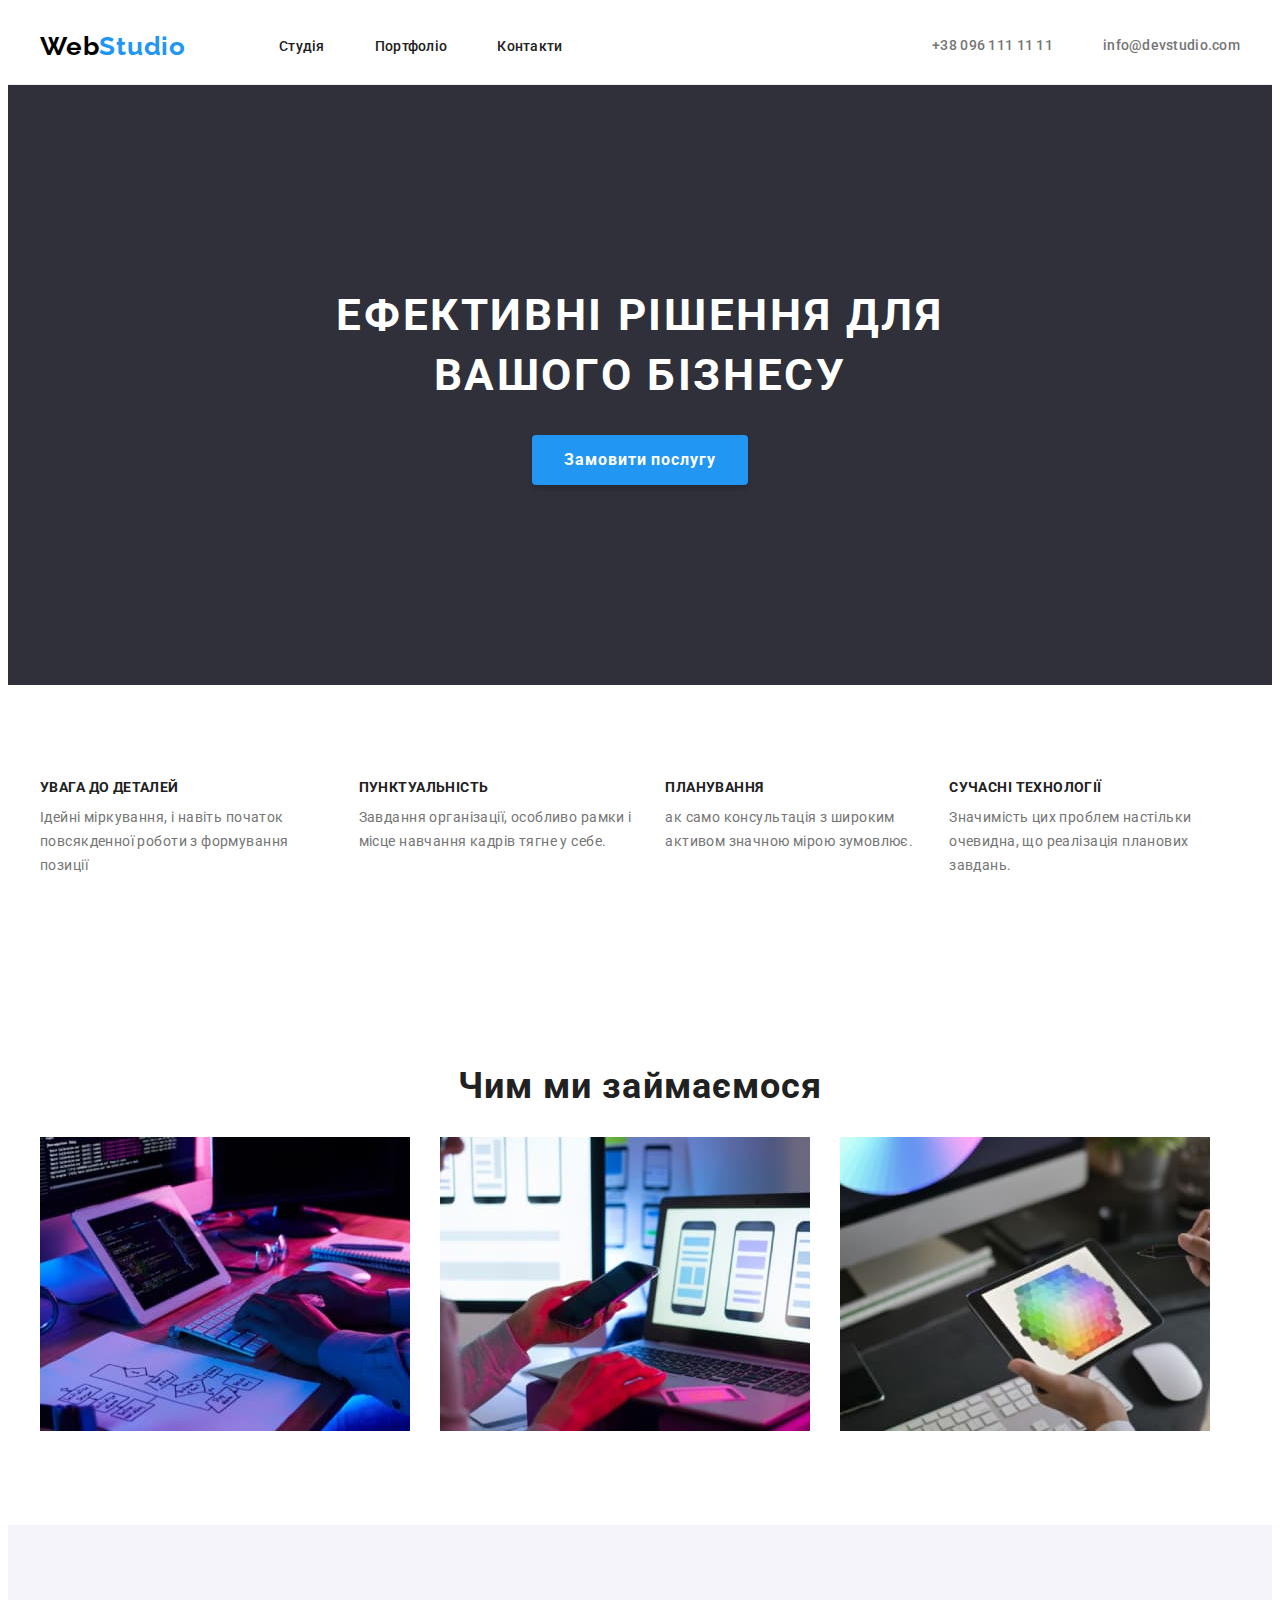
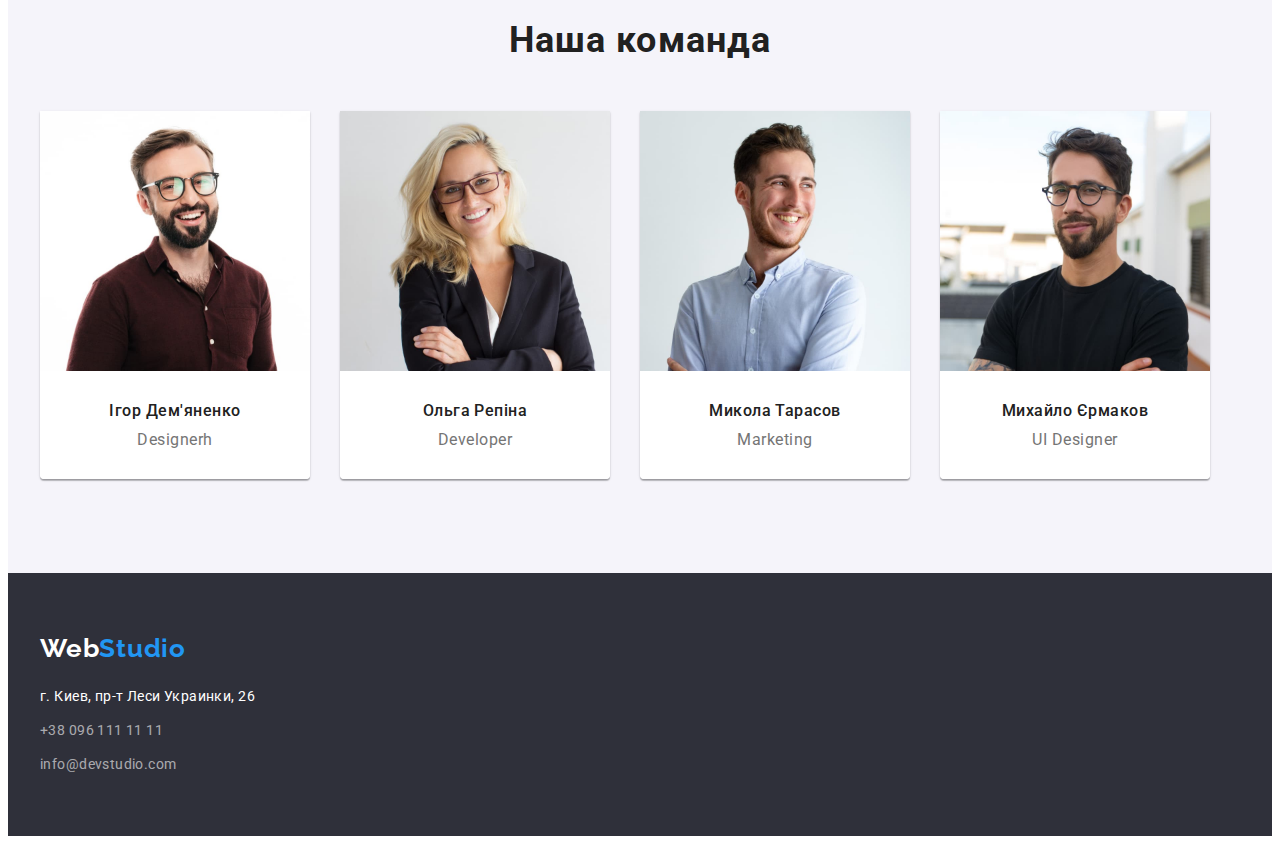
<file: index.html>
<!DOCTYPE html>
<html lang="uk">
  <head>
    <meta charset="UTF-8" />
    <meta http-equiv="X-UA-Compatible" content="IE=edge" />
    <meta name="viewport" content="width=device-width, initial-scale=1.0" />
    <title>webstudio</title>

    <link rel="preconnect" href="https://fonts.googleapis.com" />
    <link rel="preconnect" href="https://fonts.gstatic.com" crossorigin />
    <link
      href="https://fonts.googleapis.com/css2?family=Raleway:wght@700&family=Roboto:wght@400;500;700;900&display=swap"
      rel="stylesheet"
    />
    <link
      rel="stylesheet"
      href="https://cdnjs.cloudflare.com/ajax/libs/modern-normalize/1.1.0/modern-normalize.min.css"
      integrity="sha512-wpPYUAdjBVSE4KJnH1VR1HeZfpl1ub8YT/NKx4PuQ5NmX2tKuGu6U/JRp5y+Y8XG2tV+wKQpNHVUX03MfMFn9Q=="
      crossorigin="anonymous"
      referrerpolicy="no-referrer"
    />
    <link rel="stylesheet" href="./css/style.css" />
  </head>

  <body>
    <!--header-->
    <header class="header">
      <div class="container">
        <nav class="nav">
          <a class="logo" href="./index.html"
            >Web<span class="logo-last-part">Studio</span></a
          >

          <!--navigation to other pages-->
          <ul class="site-nav">
            <li class="site-nav-item">
              <a href="./index.html" class="link current">Студія</a>
            </li>
            <li class="site-nav-item">
              <a href="./portfolio.html" class="link">Портфоліо</a>
            </li>
            <li class="site-nav-item">
              <a href="" class="link">Контакти</a>
            </li>
          </ul>
        </nav>

        <ul class="contacts">
          <li class="contacts-item">
            <a href="tel:+380961111111" class="contacts-link"
              >+38 096 111 11 11</a
            >
          </li>
          <li class="contacts-item">
            <a href="mailto:info@devstudio.com" class="contacts-link"
              >info@devstudio.com</a
            >
          </li>
        </ul>
      </div>
    </header>

    <!--hero-->
    <main class="main">
      <section class="hero">
        <div class="container">
          <h1 class="hero-title">
            ЕФЕКТИВНІ РІШЕННЯ ДЛЯ <br />
            ВАШОГО БІЗНЕСУ
          </h1>
          <button type="button" class="button">Замовити послугу</button>
        </div>
      </section>

      <!--about features-->

      <section class="section feature">
        <div class="container">
          <h2 class="title-none">Прихований заголовок</h2>
          <ul class="feature-section-list">
            <li class="feature-section-block">
              <div class="feature-section-item">
                <h3 class="feature-section-title">УВАГА ДО ДЕТАЛЕЙ</h3>
                <p class="feature-section-text">
                  Ідейні міркування, і навіть початок повсякденної роботи з
                  формування позиції
                </p>
              </div>
            </li>
            <li class="feature-section-block">
              <div class="feature-section-item">
                <h3 class="feature-section-title">ПУНКТУАЛЬНІСТЬ</h3>
                <p class="feature-section-text">
                  Завдання організації, особливо рамки і місце навчання кадрів
                  тягне у себе.
                </p>
              </div>
            </li>
            <li class="feature-section-block">
              <div class="feature-section-item">
                <h3 class="feature-section-title">ПЛАНУВАННЯ</h3>
                <p class="feature-section-text">
                  ак само консультація з широким активом значною мірою зумовлює.
                </p>
              </div>
            </li>
            <li class="feature-section-block">
              <div class="feature-section-item">
                <h3 class="feature-section-title">СУЧАСНІ ТЕХНОЛОГІЇ</h3>
                <p class="feature-section-text">
                  Значимість цих проблем настільки очевидна, що реалізація
                  планових завдань.
                </p>
              </div>
            </li>
          </ul>
        </div>
      </section>

      <!--wtat we do-->
      <section class="section works">
        <div class="container">
          <h2 class="section-title works">Чим ми займаємося</h2>
          <ul class="our-works-list">
            <li class="works-card">
              <img src="./img/laptop.jpg" alt="laptop" width="370" />
            </li>
            <li class="works-card">
              <img src="./img/clonphone.jpg" alt="clonphone" width="370" />
            </li>
            <li class="works-card">
              <img src="./img/colors.jpg" alt="colors" width="370" />
            </li>
          </ul>
        </div>
      </section>

      <!--our team-->
      <section class="section our-team">
        <h2 class="our-team-section-title">Наша команда</h2>
        <div class="container">
          <ul class="our-team-section-list">
            <li class="our-team-section-list-card card">
              <div class="our-team-section-list-item">
                <!-- фото Демяненка -->
                <img
                  class="our-team-section-photo"
                  src="./img/demyanenko.jpg"
                  alt="demyanenko"
                  width="270"
                />

                <div class="our-team-section-list-item-text">
                  <h3 class="our-team-member-name">Ігор Дем'яненко</h3>
                  <p class="our-team-member-position">Designerh</p>
                </div>
              </div>
            </li>

            <li class="our-team-section-list-card card">
              <div class="our-team-section-list-item">
                <!-- фото Репіної-->
                <img
                  class="our-team-section-photo"
                  src="./img/repina.jpg"
                  alt="repina"
                  width="270"
                />
                <div class="our-team-section-list-item-text">
                  <h3 class="our-team-member-name">Ольга Репіна</h3>
                  <p class="our-team-member-position">Developer</p>
                </div>
              </div>
            </li>
            <li class="our-team-section-list-card card">
              <div class="our-team-section-list-item">
                <!-- фото Тарасова-->
                <img
                  class="our-team-section-photo"
                  src="./img/tarasov.jpg"
                  alt="tarasov"
                  width="270"
                />
                <div class="our-team-section-list-item-text">
                  <h3 class="our-team-member-name">Микола Тарасов</h3>
                  <p class="our-team-member-position">Marketing</p>
                </div>
              </div>
            </li>
            <li class="our-team-section-list-card card">
              <div class="our-team-section-list-item">
                <!-- фото Єрмакова-->
                <img
                  class="our-team-section-photo"
                  src="./img/ermakov.jpg"
                  alt="ermakov"
                  width="270"
                />
                <div class="our-team-section-list-item-text">
                  <h3 class="our-team-member-name">Михайло Єрмаков</h3>
                  <p class="our-team-member-position">UI Designer</p>
                </div>
              </div>
            </li>
          </ul>
        </div>
      </section>
    </main>

    <!--footer-->
    <footer class="footer">
      <div class="container">
        <!--logo-->
        <a class="logo bottom" href="./index.html"
          >Web<span class="logo-last-part">Studio</span></a
        >

        <address>
          <ul class="address">
            <li class="address-list-item">
              <a
                href="https://goo.gl/maps/eCUYpjaDpkrnBJZcA"
                target="_blank"
                rel="noopener noreferrer"
                class="adress-location"
                >г. Киев, пр-т Леси Украинки, 26</a
              >
            </li>
            <li class="address-list-item">
              <a href="tel:+380961111111" class="adress-contacts-link"
                >+38 096 111 11 11</a
              >
            </li>
            <li class="address-list-item">
              <a href="mailto:info@devstudio.com" class="adress-contacts-link"
                >info@devstudio.com</a
              >
            </li>
          </ul>
        </address>
      </div>
    </footer>
  </body>
</html>
</file>
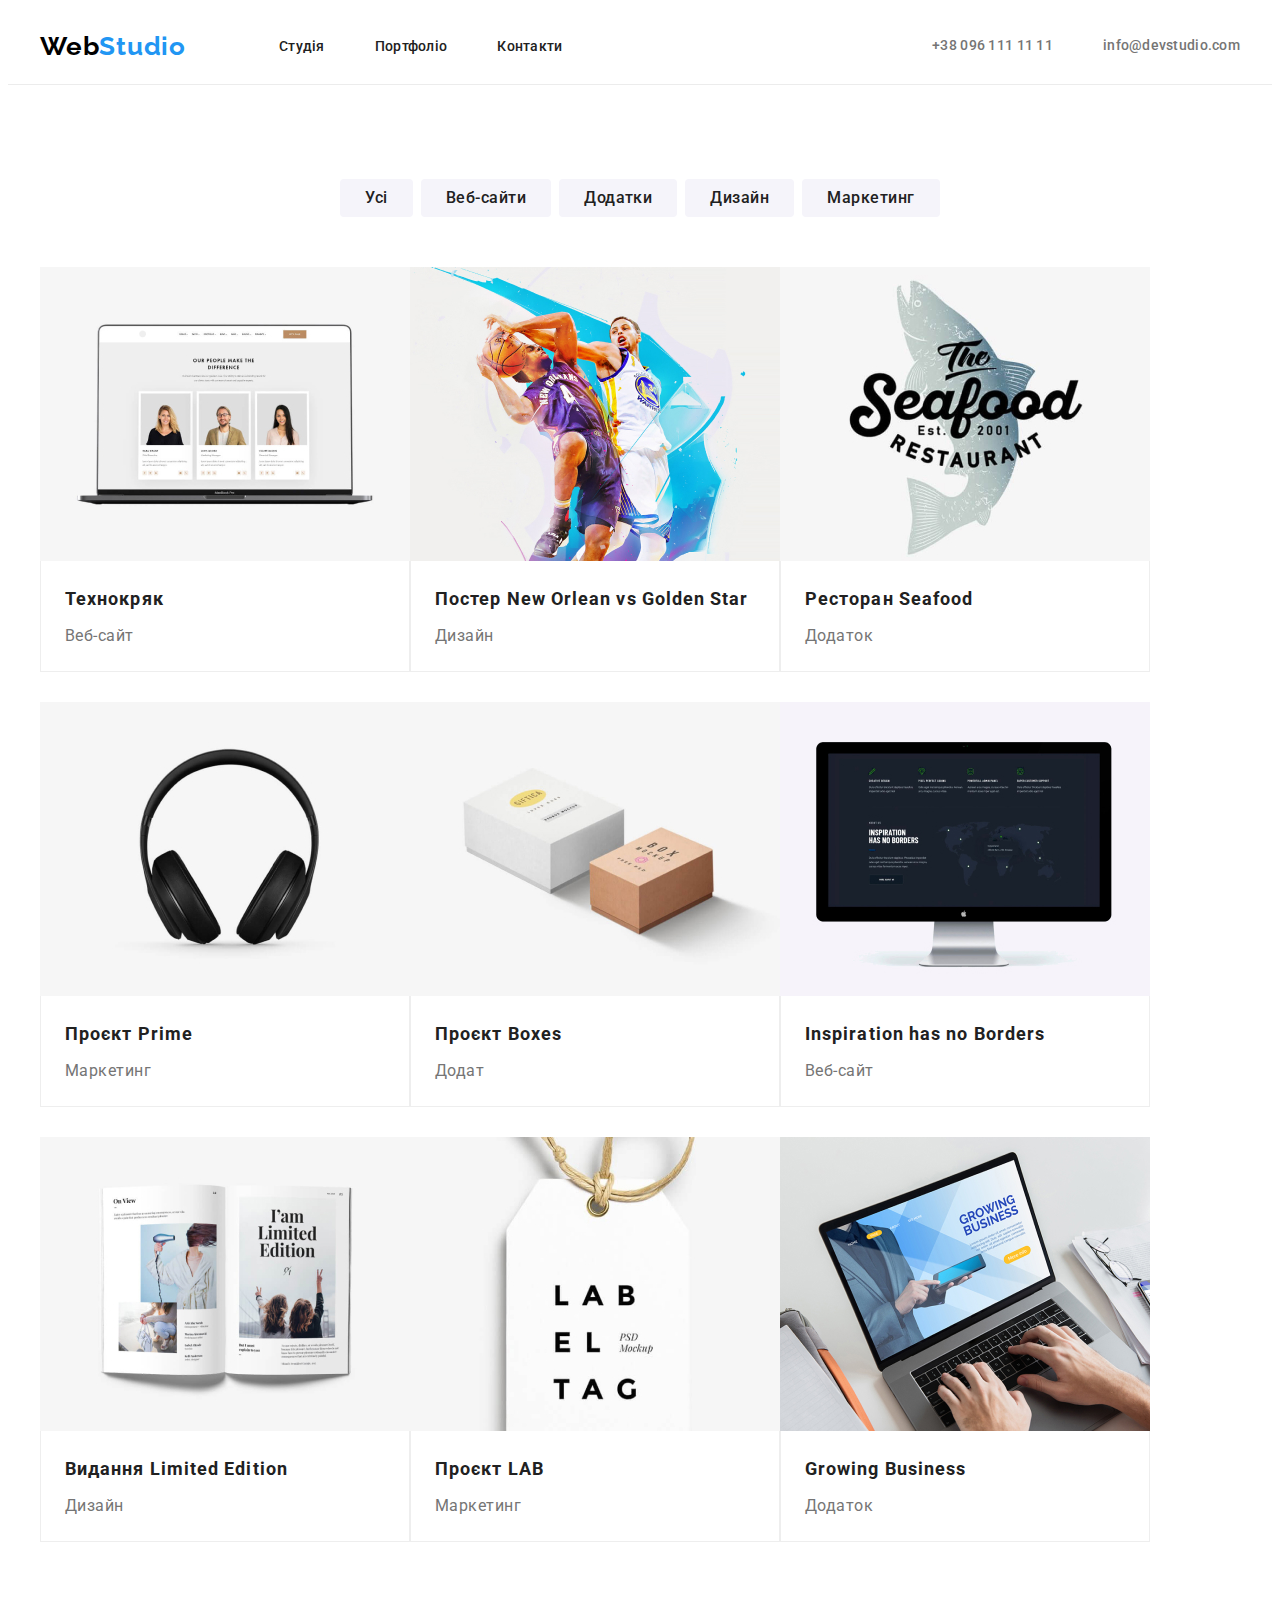
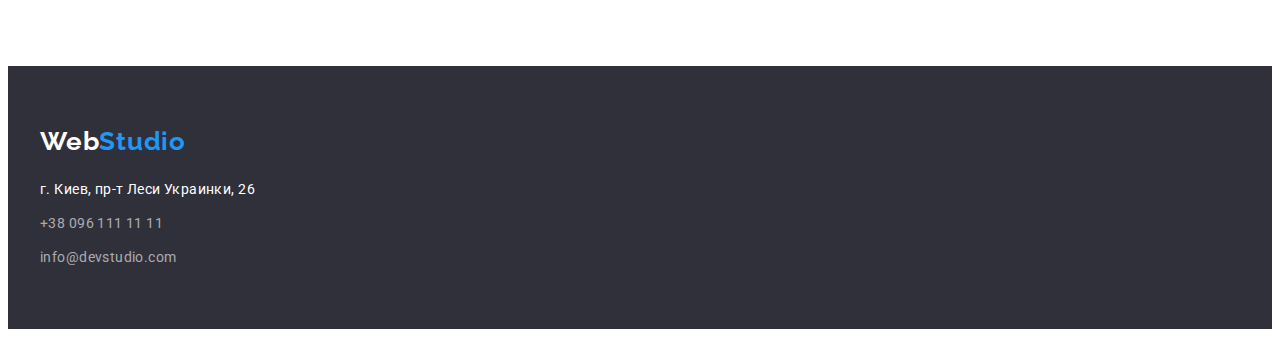
<file: portfolio.html>
<!DOCTYPE html>
<html lang="uk">
  <head>
    <meta charset="UTF-8" />
    <meta http-equiv="X-UA-Compatible" content="IE=edge" />
    <meta name="viewport" content="width=device-width, initial-scale=1.0" />
    <title>webstudio</title>
    <link rel="stylesheet" href="./css/style.css" />
    <link rel="preconnect" href="https://fonts.googleapis.com" />
    <link rel="preconnect" href="https://fonts.gstatic.com" crossorigin />
    <link
      href="https://fonts.googleapis.com/css2?family=Raleway:wght@700&family=Roboto:wght@400;500;700;900&display=swap"
      rel="stylesheet"
    />
  </head>

  <body>
    <!--header-->
    <header class="header">
      <div class="container">
        <nav class="nav">
          <a class="logo" href="./index.html"
            >Web<span class="logo-last-part">Studio</span></a
          >

          <!--navigation to other pages-->
          <ul class="site-nav">
            <li class="site-nav-item">
              <a href="./index.html" class="link current">Студія</a>
            </li>
            <li class="site-nav-item">
              <a href="./portfolio.html" class="link">Портфоліо</a>
            </li>
            <li class="site-nav-item">
              <a href="" class="link">Контакти</a>
            </li>
          </ul>
        </nav>

        <ul class="contacts">
          <li class="contacts-item">
            <a href="tel:+380961111111" class="contacts-link"
              >+38 096 111 11 11</a
            >
          </li>
          <li class="contacts-item">
            <a href="mailto:info@devstudio.com" class="contacts-link"
              >info@devstudio.com</a
            >
          </li>
        </ul>
      </div>
    </header>

    <main>
      <section class="section">
        <div class="container">
          <h1 class="title-none">Прихований заголовок</h1>
          <ul class="our-projects-button-list">
            <li class="our-projects-button-list-item">
              <button type="button" class="button-filter">Усі</button>
            </li>
            <li class="our-projects-button-list-item">
              <button type="button" class="button-filter">Веб-сайти</button>
            </li>
            <li class="our-projects-button-list-item">
              <button type="button" class="button-filter">Додатки</button>
            </li>
            <li class="our-projects-button-list-item">
              <button type="button" class="button-filter">Дизайн</button>
            </li>
            <li class="our-projects-button-list-item">
              <button type="button" class="button-filter">Маркетинг</button>
            </li>
          </ul>
          <ul class="our-projects-list">
            <li class="our-projects-list-item">
              <img src="./img/tekhnokryak.jpg" alt="tehnokryak" width="370" />
              <div class="our-projects-list-item-text">
                <h2 class="project-title">Технокряк</h2>
                <p class="project-type">Веб-сайт</p>
              </div>
            </li>
            <li class="our-projects-list-item">
              <img
                src="./img/poster-new-orlean.jpg"
                alt="poster-new-orlean"
                width="370"
              />
              <div class="our-projects-list-item-text">
                <h2 class="project-title">Постер New Orlean vs Golden Star</h2>
                <p class="project-type">Дизайн</p>
              </div>
            </li>
            <li class="our-projects-list-item">
              <img
                src="./img/restoran-seafood.jpg"
                alt="restoran-seafood"
                width="370"
              />
              <div class="our-projects-list-item-text">
                <h2 class="project-title">Ресторан Seafood</h2>
                <p class="project-type">Додаток</p>
              </div>
            </li>
            <li class="our-projects-list-item">
              <img
                src="./img/project-prime.jpg"
                alt="project-prime"
                width="370"
              />
              <div class="our-projects-list-item-text">
                <h2 class="project-title">Проєкт Prime</h2>
                <p class="project-type">Маркетинг</p>
              </div>
            </li>
            <li class="our-projects-list-item">
              <img
                src="./img/project-boxes.jpg"
                alt="project boxes"
                width="370"
              />
              <div class="our-projects-list-item-text">
                <h2 class="project-title">Проєкт Boxes</h2>
                <p class="project-type">Додат</p>
              </div>
            </li>
            <li class="our-projects-list-item">
              <img
                src="./img/inspiration-has-no-borders.jpg"
                alt="inspiration"
                width="370"
              />
              <div class="our-projects-list-item-text">
                <h2 class="project-title">Inspiration has no Borders</h2>
                <p class="project-type">Веб-сайт</p>
              </div>
            </li>
            <li class="our-projects-list-item">
              <img
                src="./img/limited-edition.jpg"
                alt="limited editions"
                width="370"
              />
              <div class="our-projects-list-item-text">
                <h2 class="project-title">Видання Limited Edition</h2>
                <p class="project-type">Дизайн</p>
              </div>
            </li>
            <li class="our-projects-list-item">
              <img src="./img/lab.jpg" alt="lab" width="370" />
              <div class="our-projects-list-item-text">
                <h2 class="project-title">Проєкт LAB</h2>
                <p class="project-type">Маркетинг</p>
              </div>
            </li>
            <li class="our-projects-list-item">
              <img
                src="./img/growing-business.jpg"
                alt="growing-business"
                width="370"
              />
              <div class="our-projects-list-item-text">
                <h2 class="project-title">Growing Business</h2>
                <p class="project-type">Додаток</p>
              </div>
            </li>
          </ul>
        </div>
      </section>
    </main>

    <!--footer-->
    <footer class="footer">
      <div class="container">
        <!--logo-->
        <a class="logo bottom" href="./index.html"
          >Web<span class="logo-last-part">Studio</span></a
        >

        <address>
          <ul class="address">
            <li class="address-list-item">
              <a
                href="https://goo.gl/maps/eCUYpjaDpkrnBJZcA"
                target="_blank"
                rel="noopener noreferrer"
                class="adress-location"
                >г. Киев, пр-т Леси Украинки, 26</a
              >
            </li>
            <li class="address-list-item">
              <a href="tel:+380961111111" class="adress-contacts-link"
                >+38 096 111 11 11</a
              >
            </li>
            <li class="address-list-item">
              <a href="mailto:info@devstudio.com" class="adress-contacts-link"
                >info@devstudio.com</a
              >
            </li>
          </ul>
        </address>
      </div>
    </footer>
  </body>
</html>
</file>
<file: css/style.css>
/*основний колір тексту #212121 */
/*другорядний колір #757575 */
/* колір лого #000000 #2196F3 */
/* колірховеру #2196F3 */
/* color page background: #F5F5F5; */
/* background: #F5F4FA; фон наша команда */

:root {
  --primary-text-color: #212121;
  --secont-text-color: #757575;
  --primary-bg-color: #FFFFFF;
  --second-bg-color: #2f303a;
  --color-button-accent: #2196F3;
  --color-secondary: #F5F4FA;
  --card-border-color: #eeeeee;
  --color-text-white: #FFFFFF;
}

body {
  background-color: var(--primary-bg-color);
  font-family: 'Roboto', sans-serif;
  color: var(--primary-text-color);
}

a {
  text-decoration: none;
}

/*відміняємо маркування списку*/
ul {
  list-style: none;
  padding: 0;
  margin: 0;
}

h1,
h2,
h3,
p {
  margin: 0 0;
}

img {
  display: block;
  max-width: 100%;
  height: auto;
}

.container {
  margin: 0 auto;
  padding-left: 15px;
  padding-right: 15px;
  width: 1200px;
}

.section {
  padding-top: 94px;
  padding-bottom: 94px;
}

/* header */
.header {
  border-bottom: 1px solid #ececec;
}

.header .container {
  display: flex;
}

.link {
  color: var(--primary-text-color);
  font-weight: 500;
  font-size: 14px;
  line-height: 16px;
  letter-spacing: 0.02em;
}

.header-link {
  color: var(--primary-text-color);
  font-weight: 500;
  font-size: 14px;
  line-height: 16px;
  letter-spacing: 0.02em;
}

.header .link:hover,
.header .link:focus {
  color: var(--color-button-accent);
  padding: 30px 0px 30px;
}

.nav {
  display: flex;
  align-items: center;
}

.contacts {
  display: flex;
  flex-direction: row;
  justify-content: space-between;
  align-items: center;
  margin-left: auto;
}

.logo {
  font-family: 'Raleway', sans-serif;
  font-weight: 700;
  font-size: 26px;
  line-height: 31px;
  letter-spacing: 0.03em;
  color: #000000;
}

.logo-last-part {
  color: var(--color-button-accent);
}

.site-nav {
  display: flex;
  flex-direction: row;
  justify-content: space-between;
  align-items: center;
  margin-left: 93px;
  font-weight: 500;
  font-size: 14px;
  line-height: 16px;
  letter-spacing: 0.02em;
}

.site-nav-item,
.contacts-item {
  margin-right: 50px;
}

.site-nav-item {
  padding: 30px 0px 30px;
}

.site-nav-item:last-child,
.contacts-item:last-child {
  margin-right: 0;
}

.contacts-link {
  display: block;
  color: var(--primary-text-colo);
  color: var(--secont-text-color);
  font-weight: 500;
  font-size: 14px;
  line-height: 1.14;
  letter-spacing: 0.02em;
  padding: 30px 0px 30px;
}

.contacts-link:hover,
.contacts-link:focus {
  color: var(--color-button-accent);
}

/*main*/
.hero {
  background-color: var(--second-bg-color);
  text-align: center;
  padding: 200px 0;
}

.hero-title {
  width: 695px;
  color: var(--color-text-white);
  text-transform: uppercase;
  font-size: 44px;
  line-height: 60px;
  letter-spacing: 0.06em;
  margin: 0 auto 30px;
}

.button {
  background-color: var(--color-button-accent);
  font-family: 'Roboto';
  font-weight: 700;
  font-size: 16px;
  line-height: 30px;
  color: var(--color-text-white);
  text-align: center;
  letter-spacing: 0.06em;
  cursor: pointer;
  width: 216px;
  height: 50px;
  left: 692px;
  top: 430px;
  box-shadow: 0px 4px 4px rgba(0, 0, 0, 0.15);
  border-radius: 4px;
  border: none;
}

.button:hover,
.button:focus {
  background-color: #188CE8;
  color: var(--color-text-white);
  border: none;
}

/* about features*/
.feature-section-list {
  display: flex;
}

.feature-section-title {
  margin-bottom: 10px;
  font-size: 14px;
  font-weight: 700;
  line-height: 16px;
  text-align: left;
  letter-spacing: 0.03em;
  text-transform: uppercase;
}

.feature-section-text {
  color: var(--secont-text-color);
  font-size: 14px;
  font-weight: 400;
  line-height: 24px;
  text-align: left;
  letter-spacing: 0.03em;
}

.feature-section-item:last-child {
  margin-right: 0;
}
.feature-section-block {
  flex-basis: calc((100%-3*30px)/4);
  margin-right: 30px;
}
.feature-section-block:last-child{
  margin-right: 0;
}

/* section wedo*/

.section-title.works {
  font-size: 36px;
  line-height: 42px;
  text-align: center;
  letter-spacing: 0.03em;
  margin-bottom: 30px;
}

.our-works-list {
  display: flex;
}

.works-card {
  flex-basis: calc((100% -2*30px)/ 3);
  margin-right: 30px;;
}
.works-card:last-child{
  margin-right: 0;
}

/*our team*/
.section.our-team {
  background-color: var(--color-secondary);
}
.card {
  box-shadow: 0px 1px 3px rgba(0, 0, 0, 0.12), 0px 1px 1px rgba(0, 0, 0, 0.14), 0px 2px 1px rgba(0, 0, 0, 0.2);
  border-radius: 0px 0px 4px 4px;
  width: 270px;
}
.our-team-section-title {
  text-align: center;
  margin-bottom: 50px;
  font-weight: 700;
  font-size: 36px;
  line-height: 42px;
  letter-spacing: 0.03em;
}
.our-team-section-list {
  display: flex;
}
.our-team-section-list-item {
  background-color: var(--primary-bg-color);
  border-radius: 4px;
}
.our-team-section-list-item-text {
  text-align: center;
  padding-top: 30px;
  padding-bottom: 30px;
}
.our-team-member-name {
  font-weight: 500;
  font-size: 16px;
  line-height: 19px;
  letter-spacing: 0.03em;
  margin-bottom: 10px;
}

.our-team-member-position {
  color: var(--secont-text-color);
  font-weight: 400;
  font-size: 16px;
  line-height: 19px;
  letter-spacing: 0.03em;
}
.our-team-section-list-card {
  flex-basis: calc((100% -3*30px)/ 4);
  margin-right: 30px;
}
.our-team-section-list-card:last-child{
  margin-right: 0;
}

/*footer*/
.footer {
  background-color: var(--second-bg-color);
  padding-top: 60px;
  padding-bottom: 60px;
}

.logo.bottom {
  display: inline-block;
  color: var(--primary-bg-color);
  margin-bottom: 20px;
}

.address {
  width: 231px;
}

.adress-contacts-link,
.adress-location {
  display: inline-block;
  color: var(--primary-bg-color);
  font-style: normal;
  font-weight: 400;
  font-size: 14px;
  line-height: 24px;
  letter-spacing: 0.03em;
}

.address-list-item {
  margin-bottom: 10px;
}

.address-list-item:last-child {
  margin-bottom: 0;
}

.adress-contacts-link:hover,
.adress-contacts-link:focus {
  color: var(--color-button-accent);
}
.adress-location:hover,
.adress-location:focus {
  color: var(--color-button-accent);
}

.adress-contacts-link {
  color: rgba(255, 255, 255, 0.6);
}

/*portfolio*/
.title-none {
  display: none;
}

.our-projects-button-list {
  display: flex;
  justify-content: center;
  margin-bottom: 50px;
}

.button-filter {
  background-color: var(--color-secondary);
  color: var(--primary-text-color);
  font-family: 'Roboto';
  font-weight: 500;
  font-size: 16px;
  line-height: 26px;
  letter-spacing: 0.03em;
  padding: 6px 25px;
  cursor: pointer;
  border-radius: 4px;
  border: none;
}

.our-projects-button-list-item:not(:last-child) {
  margin-right: 8px;
}

.button-filter:hover,
.button-filter:focus {
  background-color: var(--color-button-accent);
  color: var(--primary-bg-color);
  box-shadow: 0px 3px 1px rgba(0, 0, 0, 0.1), 0px 1px 2px rgba(0, 0, 0, 0.08), 0px 2px 2px rgba(0, 0, 0, 0.12);
  border-radius: 4px;
}

.our-projects-list {
  display: flex;
  flex-wrap: wrap;
}

.our-projects-list-item-text {
  padding: 20px 24px;
  width: 320px;
  border: 1px solid #EEEEEE;
  border-top: none;
}

.project-title {
  margin-bottom: 4px;
  font-weight: 700;
  font-size: 18px;
  line-height: 36px;
  letter-spacing: 0.06em;
  text-align: left;
}

.project-type {
  color: var(--secont-text-color);
  font-weight: 400;
  font-size: 16px;
  line-height: 30px;
  letter-spacing: 0.03em;
  text-align: left;
}

.our-projects-list-item {
  margin-bottom: 30px;
  flex-basis: calc((100% -2*30px)/ 3);
}

.our-projects-list-item:last-child {
  margin-right: 0;
}
</file>
